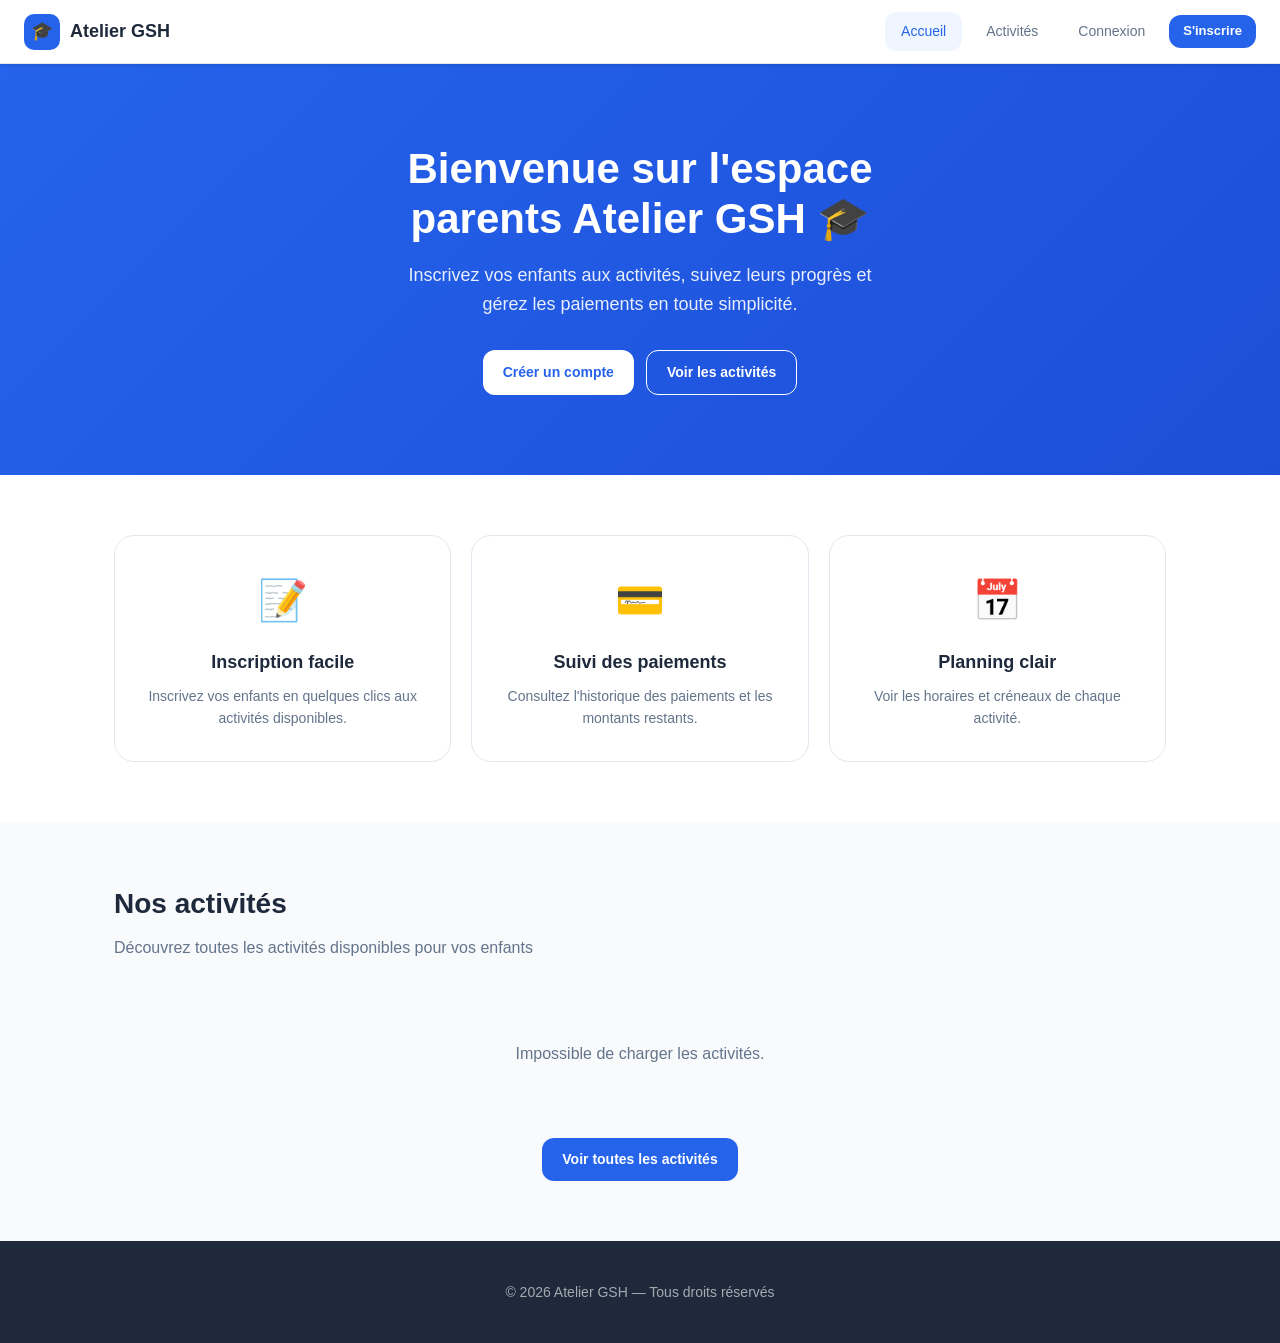
<file: index.html>
<!DOCTYPE html>
<html lang="fr">
<head>
  <meta charset="UTF-8">
  <meta name="viewport" content="width=device-width, initial-scale=1.0">
  <title>Atelier GSH — Espace Parents</title>
  <link rel="stylesheet" href="css/style.css">
  <style>
    .features { padding: 60px 0; background: white; }
    .feature-card {
      text-align: center;
      padding: 32px 24px;
      border-radius: 20px;
      border: 1px solid var(--border);
    }
    .feature-icon {
      font-size: 40px;
      margin-bottom: 16px;
    }
    .feature-title {
      font-size: 18px;
      font-weight: 600;
      margin-bottom: 8px;
    }
    .feature-desc {
      color: var(--text-secondary);
      font-size: 14px;
    }
    .activities-preview { padding: 60px 0; }
    .loading-activities {
      text-align: center;
      padding: 40px;
      color: var(--text-secondary);
    }
  </style>
</head>
<body>

  <!-- Navbar -->
  <nav class="navbar">
    <a href="index.html" class="navbar-brand">
      <div class="navbar-logo">🎓</div>
      <span class="navbar-title">Atelier GSH</span>
    </a>
    <div class="navbar-nav">
      <a href="index.html" class="nav-link active">Accueil</a>
      <a href="activities.html" class="nav-link">Activités</a>
      <a href="login.html" class="nav-link">Connexion</a>
      <a href="register.html" class="btn btn-primary btn-sm">S'inscrire</a>
    </div>
  </nav>

  <!-- Hero -->
  <section class="hero">
    <h1>Bienvenue sur l'espace<br>parents Atelier GSH 🎓</h1>
    <p>Inscrivez vos enfants aux activités, suivez leurs progrès et gérez les paiements en toute simplicité.</p>
    <div class="hero-btns">
      <a href="register.html" class="btn btn-white">Créer un compte</a>
      <a href="activities.html" class="btn btn-outline" style="color:white;border-color:white">Voir les activités</a>
    </div>
  </section>

  <!-- Features -->
  <section class="features">
    <div class="container">
      <div class="grid grid-3">
        <div class="feature-card">
          <div class="feature-icon">📝</div>
          <div class="feature-title">Inscription facile</div>
          <div class="feature-desc">Inscrivez vos enfants en quelques clics aux activités disponibles.</div>
        </div>
        <div class="feature-card">
          <div class="feature-icon">💳</div>
          <div class="feature-title">Suivi des paiements</div>
          <div class="feature-desc">Consultez l'historique des paiements et les montants restants.</div>
        </div>
        <div class="feature-card">
          <div class="feature-icon">📅</div>
          <div class="feature-title">Planning clair</div>
          <div class="feature-desc">Voir les horaires et créneaux de chaque activité.</div>
        </div>
      </div>
    </div>
  </section>

  <!-- Activités preview -->
  <section class="activities-preview" style="background: var(--background);">
    <div class="container">
      <h2 class="section-title">Nos activités</h2>
      <p class="section-subtitle">Découvrez toutes les activités disponibles pour vos enfants</p>
      <div id="activities-container" class="loading-activities">
        <div>⏳ Chargement des activités...</div>
      </div>
      <div style="text-align:center;margin-top:32px">
        <a href="activities.html" class="btn btn-primary">Voir toutes les activités</a>
      </div>
    </div>
  </section>

  <!-- Footer -->
  <footer class="footer">
    <p>© 2026 Atelier GSH — Tous droits réservés</p>
  </footer>

  <script src="js/api.js"></script>
  <script>
    // Load preview activities
    async function loadActivities() {
      const result = await apiCall('/public/activities', 'GET', null, false);
      const container = document.getElementById('activities-container');

      if (!result.ok) {
        container.innerHTML = '<p>Impossible de charger les activités.</p>';
        return;
      }

      const activities = result.data.slice(0, 6);
      if (activities.length === 0) {
        container.innerHTML = '<p>Aucune activité disponible.</p>';
        return;
      }

      container.innerHTML = `
        <div class="grid grid-3">
          ${activities.map(a => `
            <div class="activity-card">
              <div class="activity-header">
                <div class="activity-icon" style="background:${typeColor(a.type)}22">
                  <span>${typeEmoji(a.type)}</span>
                </div>
                <div>
                  <div class="activity-title">${a.title}</div>
                  <div style="font-size:12px;color:var(--text-secondary)">${a.teacher?.name || 'N/A'}</div>
                </div>
              </div>
              <div class="activity-body">
                <div class="activity-meta">
                  <span class="badge badge-primary">${a.level}</span>
                  <span class="badge" style="background:${typeColor(a.type)}22;color:${typeColor(a.type)}">${a.type}</span>
                </div>
                <div class="activity-price">${formatAmount(a.price_monthly)}/mois</div>
              </div>
              <div class="activity-footer">
                <span style="font-size:13px;color:var(--text-secondary)">👥 ${a.available_spots}/${a.capacity} places</span>
                <a href="register.html" class="btn btn-primary btn-sm">S'inscrire</a>
              </div>
            </div>
          `).join('')}
        </div>
      `;
    }

    loadActivities();
  </script>
</body>
</html>
</file>
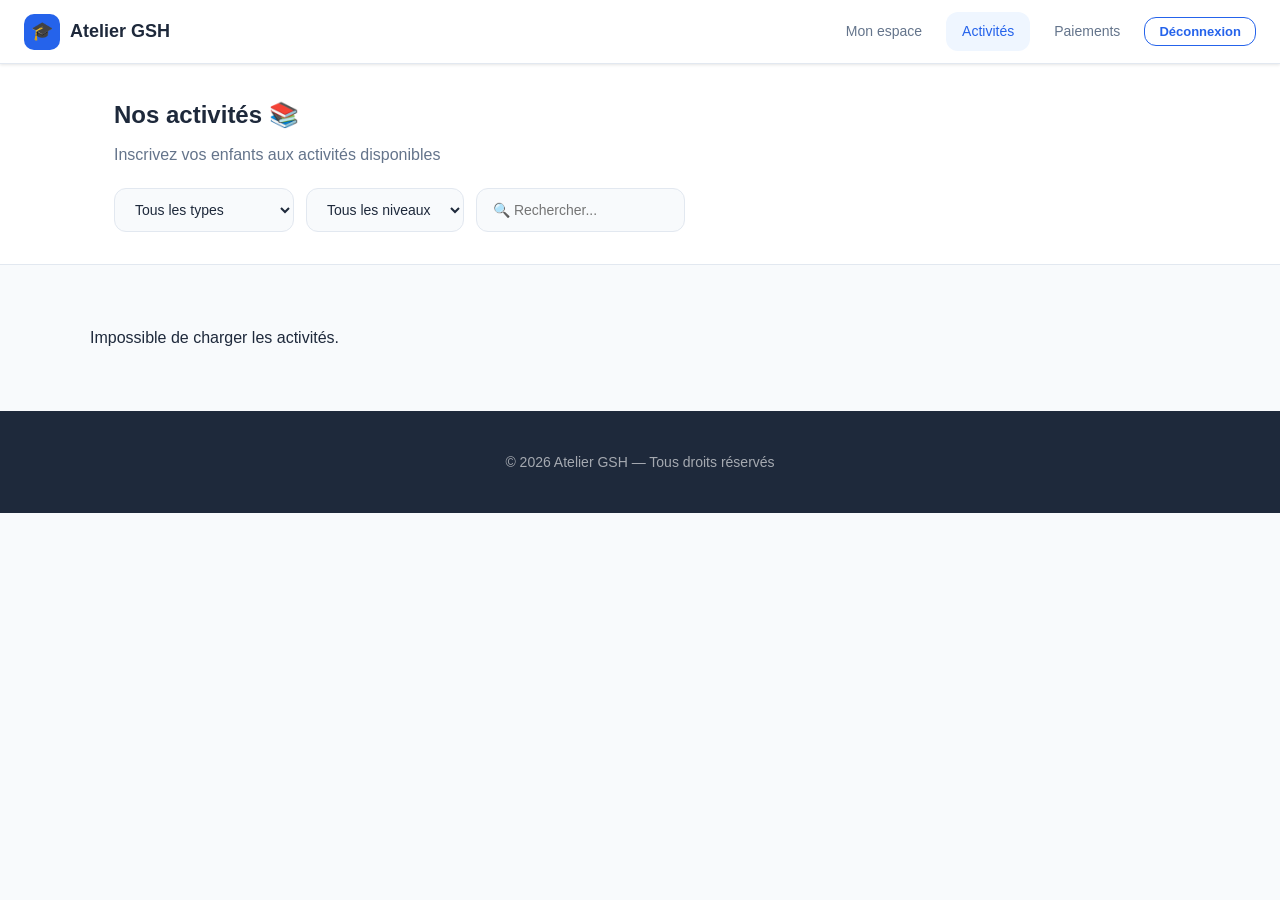
<file: activities.html>
<!DOCTYPE html>
<html lang="fr">
<head>
  <meta charset="UTF-8">
  <meta name="viewport" content="width=device-width, initial-scale=1.0">
  <title>Activités — Atelier GSH</title>
  <link rel="stylesheet" href="css/style.css">
</head>
<body>

  <!-- Navbar -->
  <nav class="navbar">
    <a href="index.html" class="navbar-brand">
      <div class="navbar-logo">🎓</div>
      <span class="navbar-title">Atelier GSH</span>
    </a>
    <div class="navbar-nav">
      <a href="dashboard.html" class="nav-link">Mon espace</a>
      <a href="activities.html" class="nav-link active">Activités</a>
      <a href="payments.html" class="nav-link">Paiements</a>
      <button class="btn btn-outline btn-sm" onclick="logout()">Déconnexion</button>
    </div>
  </nav>

  <!-- Header -->
  <div style="background:white;border-bottom:1px solid var(--border);padding:32px 24px">
    <div class="container">
      <h1 style="font-size:24px;font-weight:700;margin-bottom:8px">Nos activités 📚</h1>
      <p style="color:var(--text-secondary)">Inscrivez vos enfants aux activités disponibles</p>

      <!-- Filters -->
      <div style="display:flex;gap:12px;margin-top:20px;flex-wrap:wrap">
        <select id="filter-type" class="form-control" style="width:auto;min-width:180px" onchange="filterActivities()">
          <option value="">Tous les types</option>
          <option value="cours de soutien">Cours de soutien</option>
          <option value="atelier ludique">Atelier ludique</option>
          <option value="activité sportive">Activité sportive</option>
          <option value="cours de langue">Cours de langue</option>
          <option value="cours de musique">Cours de musique</option>
        </select>
        <select id="filter-level" class="form-control" style="width:auto;min-width:150px" onchange="filterActivities()">
          <option value="">Tous les niveaux</option>
          <option value="CP">CP</option>
          <option value="CE1">CE1</option>
          <option value="CE2">CE2</option>
          <option value="CM1">CM1</option>
          <option value="CM2">CM2</option>
          <option value="6eme">6ème</option>
          <option value="5eme">5ème</option>
          <option value="4eme">4ème</option>
          <option value="3eme">3ème</option>
        </select>
        <input type="text" id="filter-search" class="form-control"
          style="width:auto;min-width:200px"
          placeholder="🔍 Rechercher..."
          oninput="filterActivities()">
      </div>
    </div>
  </div>

  <!-- Activities -->
  <div class="container section">
    <div id="activities-container">
      <div class="loading">⏳ Chargement des activités...</div>
    </div>
  </div>

  <!-- Modal inscription -->
  <div class="modal-overlay" id="registerModal">
    <div class="modal">
      <div class="modal-header">
        <h2 class="modal-title">Inscrire mon enfant</h2>
        <button class="modal-close" onclick="closeModal()">✕</button>
      </div>

      <div id="modal-alert" class="alert alert-error" style="display:none"></div>

      <input type="hidden" id="selected-activity-id">

      <div style="background:var(--background);border-radius:12px;padding:16px;margin-bottom:20px">
        <div style="font-weight:600;margin-bottom:4px" id="modal-activity-name"></div>
        <div style="font-size:13px;color:var(--text-secondary)" id="modal-activity-price"></div>
      </div>

      <div class="form-group">
        <label class="form-label">Prénom de l'enfant</label>
        <input type="text" id="child-firstname" class="form-control" placeholder="Prénom">
      </div>

      <div class="form-group">
        <label class="form-label">Nom de l'enfant</label>
        <input type="text" id="child-lastname" class="form-control" placeholder="Nom">
      </div>

      <div class="form-group">
        <label class="form-label">Niveau scolaire</label>
        <select id="child-level" class="form-control">
          <option value="CP">CP</option>
          <option value="CE1">CE1</option>
          <option value="CE2">CE2</option>
          <option value="CM1">CM1</option>
          <option value="CM2">CM2</option>
          <option value="6eme">6ème</option>
          <option value="5eme">5ème</option>
          <option value="4eme">4ème</option>
          <option value="3eme">3ème</option>
          <option value="2nde">2nde</option>
          <option value="1ere">1ère</option>
          <option value="Terminale">Terminale</option>
        </select>
      </div>

      <div class="form-group">
        <label class="form-label">Type d'engagement</label>
        <select id="engagement-type" class="form-control">
          <option value="mensuel">Mensuel</option>
          <option value="a_la_seance">À la séance</option>
          <option value="forfait_3m">Forfait 3 mois</option>
          <option value="forfait_6m">Forfait 6 mois</option>
          <option value="forfait_10m">Forfait 10 mois</option>
        </select>
      </div>

      <button class="btn btn-primary btn-block" id="registerBtn" onclick="registerChild()">
        Confirmer l'inscription
      </button>
    </div>
  </div>

  <!-- Footer -->
  <footer class="footer">
    <p>© 2026 Atelier GSH — Tous droits réservés</p>
  </footer>

  <script src="js/api.js"></script>
  <script>
    let allActivities = [];

    async function loadActivities() {
      const result = await apiCall('/public/activities', 'GET', null, false);
      const container = document.getElementById('activities-container');

      if (!result.ok) {
        container.innerHTML = '<p>Impossible de charger les activités.</p>';
        return;
      }

      allActivities = result.data;
      renderActivities(allActivities);
    }

    function filterActivities() {
      const type = document.getElementById('filter-type').value.toLowerCase();
      const level = document.getElementById('filter-level').value.toLowerCase();
      const search = document.getElementById('filter-search').value.toLowerCase();

      const filtered = allActivities.filter(a => {
        const matchType = !type || a.type?.toLowerCase() === type;
        const matchLevel = !level || a.level?.toLowerCase().includes(level);
        const matchSearch = !search ||
          a.title?.toLowerCase().includes(search) ||
          a.type?.toLowerCase().includes(search);
        return matchType && matchLevel && matchSearch;
      });

      renderActivities(filtered);
    }

    function renderActivities(activities) {
      const container = document.getElementById('activities-container');

      if (activities.length === 0) {
        container.innerHTML = `
          <div class="empty-state">
            <div class="empty-state-icon">🔍</div>
            <h3>Aucune activité trouvée</h3>
            <p>Essayez d'autres filtres</p>
          </div>`;
        return;
      }

      container.innerHTML = `
        <div class="grid grid-3">
          ${activities.map(a => `
            <div class="activity-card">
              <div class="activity-header">
                <div class="activity-icon" style="background:${typeColor(a.type)}22">
                  <span>${typeEmoji(a.type)}</span>
                </div>
                <div>
                  <div class="activity-title">${a.title}</div>
                  <div style="font-size:12px;color:var(--text-secondary)">
                    👤 ${a.teacher?.name || 'N/A'}
                  </div>
                </div>
              </div>
              <div class="activity-body">
                <div class="activity-meta">
                  <span class="badge badge-primary">${a.level}</span>
                  <span class="badge" style="background:${typeColor(a.type)}22;color:${typeColor(a.type)}">
                    ${a.type}
                  </span>
                </div>
                ${a.schedules?.length > 0 ? `
                  <div style="margin-bottom:12px">
                    ${a.schedules.map(s => `
                      <div style="font-size:12px;color:var(--text-secondary);margin-bottom:4px">
                        📅 ${s.day?.charAt(0).toUpperCase() + s.day?.slice(1) || s.day_of_week}
                        — ${s.start_time?.substring(0,5)} à ${s.end_time?.substring(0,5)}
                      </div>
                    `).join('')}
                  </div>
                ` : ''}
                <div class="activity-price">${formatAmount(a.price_monthly)}/mois</div>
                <div style="font-size:12px;color:var(--text-secondary)">
                  💰 ${formatAmount(a.price_per_session)}/séance
                </div>
              </div>
              <div class="activity-footer">
                <span style="font-size:13px;color:${a.available_spots > 0 ? 'var(--success)' : 'var(--error)'}">
                  👥 ${a.available_spots}/${a.capacity} places
                </span>
                ${a.available_spots > 0 ? `
                  <button class="btn btn-primary btn-sm" onclick="openModal(${a.id}, '${a.title}', ${a.price_monthly})">
                    S'inscrire
                  </button>
                ` : `
                  <span class="badge" style="background:#FEE2E2;color:#B91C1C">Complet</span>
                `}
              </div>
            </div>
          `).join('')}
        </div>`;
    }

    function openModal(activityId, activityName, price) {
      if (!isLoggedIn()) {
        window.location.href = 'login.html';
        return;
      }
      document.getElementById('selected-activity-id').value = activityId;
      document.getElementById('modal-activity-name').textContent = activityName;
      document.getElementById('modal-activity-price').textContent =
        `Prix mensuel : ${formatAmount(price)}`;
      document.getElementById('registerModal').classList.add('active');
    }

    function closeModal() {
      document.getElementById('registerModal').classList.remove('active');
      document.getElementById('modal-alert').style.display = 'none';
    }

    async function registerChild() {
      const activityId = document.getElementById('selected-activity-id').value;
      const firstName = document.getElementById('child-firstname').value.trim();
      const lastName = document.getElementById('child-lastname').value.trim();
      const level = document.getElementById('child-level').value;
      const engagementType = document.getElementById('engagement-type').value;
      const btn = document.getElementById('registerBtn');

      if (!firstName || !lastName) {
        showAlert('Veuillez remplir le prénom et le nom', 'error', 'modal-alert');
        return;
      }

      btn.innerHTML = '<span class="spinner"></span> Inscription...';
      btn.disabled = true;

      const result = await apiCall('/parent/register-child', 'POST', {
        first_name: firstName,
        last_name: lastName,
        level,
        activity_id: parseInt(activityId),
        engagement_type: engagementType,
      });

      if (result.ok) {
        closeModal();
        showAlert('Inscription réussie ! 🎉', 'success', 'alert');
        setTimeout(() => window.location.href = 'dashboard.html', 2000);
      } else {
        showAlert(
          result.data.message || 'Erreur lors de l\'inscription',
          'error',
          'modal-alert'
        );
        btn.innerHTML = 'Confirmer l\'inscription';
        btn.disabled = false;
      }
    }

    // Close modal on overlay click
    document.getElementById('registerModal').addEventListener('click', (e) => {
      if (e.target === document.getElementById('registerModal')) closeModal();
    });

    loadActivities();
  </script>
</body>
</html>
</file>
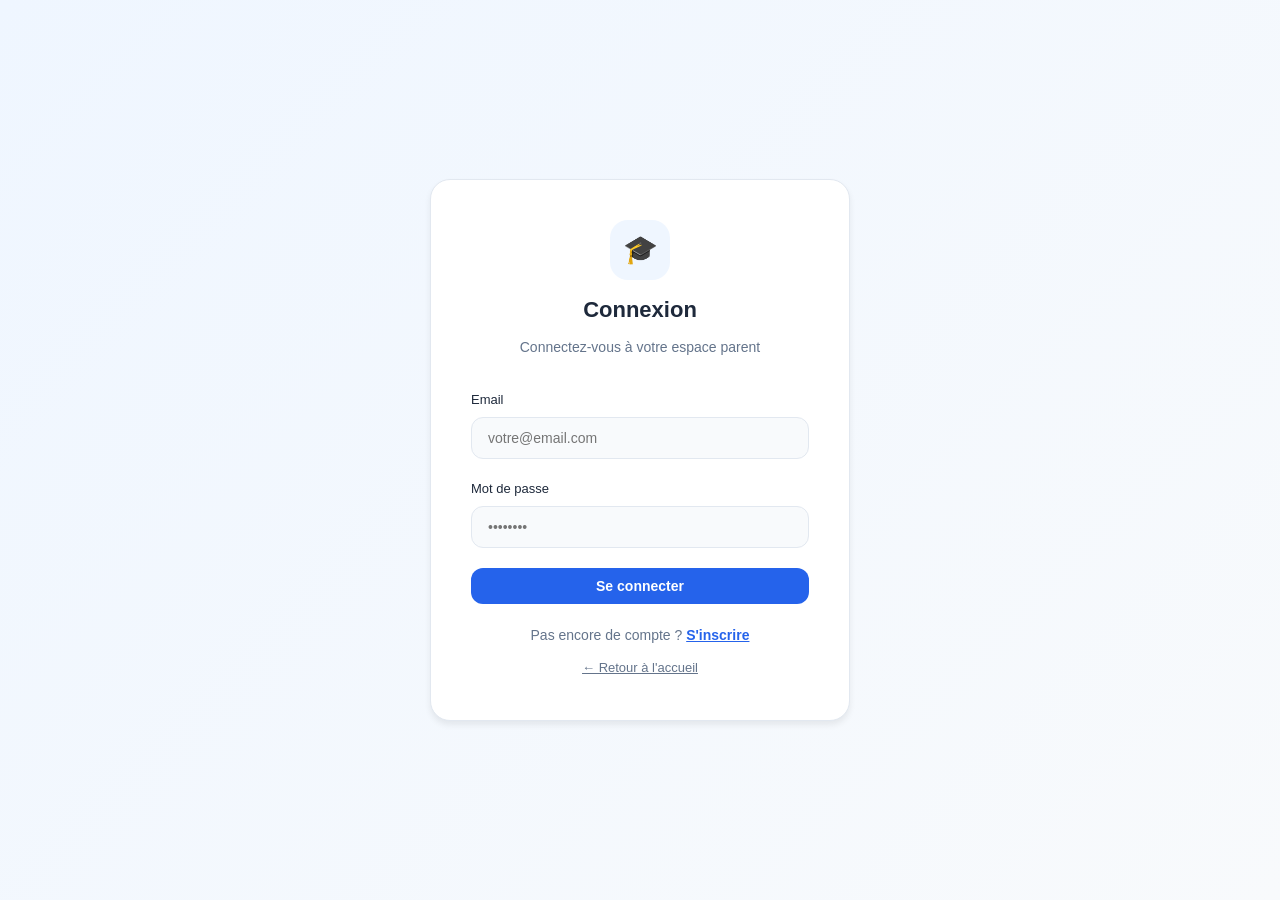
<file: dashboard.html>
<!DOCTYPE html>
<html lang="fr">
<head>
  <meta charset="UTF-8">
  <meta name="viewport" content="width=device-width, initial-scale=1.0">
  <title>Mon Espace — Atelier GSH</title>
  <link rel="stylesheet" href="css/style.css">
</head>
<body>

  <nav class="navbar">
    <a href="index.html" class="navbar-brand">
      <div class="navbar-logo">🎓</div>
      <span class="navbar-title">Atelier GSH</span>
    </a>
    <div class="navbar-nav">
      <a href="dashboard.html" class="nav-link active">Mon espace</a>
      <a href="activities.html" class="nav-link">Activités</a>
      <a href="payments.html" class="nav-link">Paiements</a>
      <button class="btn btn-outline btn-sm" onclick="logout()">Déconnexion</button>
    </div>
  </nav>

  <div class="dashboard-header">
    <div class="container">
      <h1 style="font-size:22px;font-weight:700" id="welcome">Bonjour 👋</h1>
      <p style="color:var(--text-secondary);font-size:14px">Gérez les inscriptions de vos enfants</p>
    </div>
  </div>

  <div class="container section">

    <div class="stats-grid" id="stats">
      <div class="stat-card">
        <div class="stat-icon" style="background:#EFF6FF">👨‍👧</div>
        <div class="stat-value" id="stat-children">-</div>
        <div class="stat-label">Enfants inscrits</div>
      </div>
      <div class="stat-card">
        <div class="stat-icon" style="background:#D1FAE5">📚</div>
        <div class="stat-value" id="stat-registrations">-</div>
        <div class="stat-label">Inscriptions actives</div>
      </div>
      <div class="stat-card">
        <div class="stat-icon" style="background:#FEF3C7">💳</div>
        <div class="stat-value" id="stat-payments">-</div>
        <div class="stat-label">Paiements effectués</div>
      </div>
    </div>

    <div class="table-container" style="margin-bottom:32px">
      <div class="table-header">
        <h2 style="font-size:16px;font-weight:600">Mes inscriptions</h2>
        <a href="activities.html" class="btn btn-primary btn-sm">+ Nouvelle inscription</a>
      </div>
      <div id="registrations-container">
        <div class="loading">⏳ Chargement...</div>
      </div>
    </div>

    <div class="table-container">
      <div class="table-header">
        <h2 style="font-size:16px;font-weight:600">Derniers paiements</h2>
        <a href="payments.html" class="btn btn-outline btn-sm">Voir tout</a>
      </div>
      <div id="payments-container">
        <div class="loading">⏳ Chargement...</div>
      </div>
    </div>

  </div>

  <footer class="footer">
    <p>© 2026 Atelier GSH — Tous droits réservés</p>
  </footer>

  <script src="js/api.js"></script>
  <script>
    requireAuth();

    const user = getUser();
    document.getElementById('welcome').textContent = `Bonjour, ${user.name} 👋`;

    async function loadDashboard() {
      const regResult = await apiCall('/parent/registrations');
      const regContainer = document.getElementById('registrations-container');

      if (regResult.ok) {
        const regs = regResult.data;
        document.getElementById('stat-registrations').textContent = regs.filter(r => r.status === 'active').length;
        const children = [...new Set(regs.map(r => r.student?.id))];
        document.getElementById('stat-children').textContent = children.length;

        if (regs.length === 0) {
          regContainer.innerHTML = `
            <div class="empty-state">
              <div class="empty-state-icon">📝</div>
              <h3>Aucune inscription</h3>
              <p>Inscrivez vos enfants aux activités disponibles</p>
              <a href="activities.html" class="btn btn-primary" style="margin-top:16px">Voir les activités</a>
            </div>`;
        } else {
          regContainer.innerHTML = `
            <table class="table">
              <thead>
                <tr>
                  <th>Enfant</th>
                  <th>Activité</th>
                  <th>Niveau</th>
                  <th>Début</th>
                  <th>Statut</th>
                  <th>Action</th>
                </tr>
              </thead>
              <tbody>
                ${regs.map(r => `
                  <tr>
                    <td><strong>${r.student?.first_name} ${r.student?.last_name}</strong></td>
                    <td>${r.activity?.title || 'N/A'}</td>
                    <td><span class="badge badge-primary">${r.student?.level || ''}</span></td>
                    <td>${formatDate(r.start_date)}</td>
                    <td>${statusBadge(r.status)}</td>
                    <td>
                      <a href="payments.html?registration_id=${r.id}&amount=${r.activity?.price || 500}&child=${encodeURIComponent(r.student?.first_name + ' ' + r.student?.last_name)}&activity=${encodeURIComponent(r.activity?.title || '')}"
                         class="btn btn-primary btn-sm">
                        💳 Payer
                      </a>
                    </td>
                  </tr>
                `).join('')}
              </tbody>
            </table>`;
        }
      }

      const payResult = await apiCall('/parent/payments');
      const payContainer = document.getElementById('payments-container');

      if (payResult.ok) {
        const payments = payResult.data;
        document.getElementById('stat-payments').textContent = payments.length;

        if (payments.length === 0) {
          payContainer.innerHTML = `
            <div class="empty-state">
              <div class="empty-state-icon">💳</div>
              <h3>Aucun paiement</h3>
              <p>Vos paiements apparaîtront ici</p>
            </div>`;
        } else {
          payContainer.innerHTML = `
            <table class="table">
              <thead>
                <tr>
                  <th>Enfant</th>
                  <th>Activité</th>
                  <th>Date</th>
                  <th>Montant</th>
                  <th>Statut</th>
                </tr>
              </thead>
              <tbody>
                ${payments.slice(0, 5).map(p => `
                  <tr>
                    <td><strong>${p.registration?.student?.first_name || ''} ${p.registration?.student?.last_name || ''}</strong></td>
                    <td>${p.registration?.activity?.title || 'N/A'}</td>
                    <td>${formatDate(p.payment_date)}</td>
                    <td style="color:var(--success);font-weight:600">${formatAmount(p.amount)}</td>
                    <td>${statusBadge(p.status)}</td>
                  </tr>
                `).join('')}
              </tbody>
            </table>`;
        }
      }
    }

    loadDashboard();
  </script>
</body>
</html>
</file>
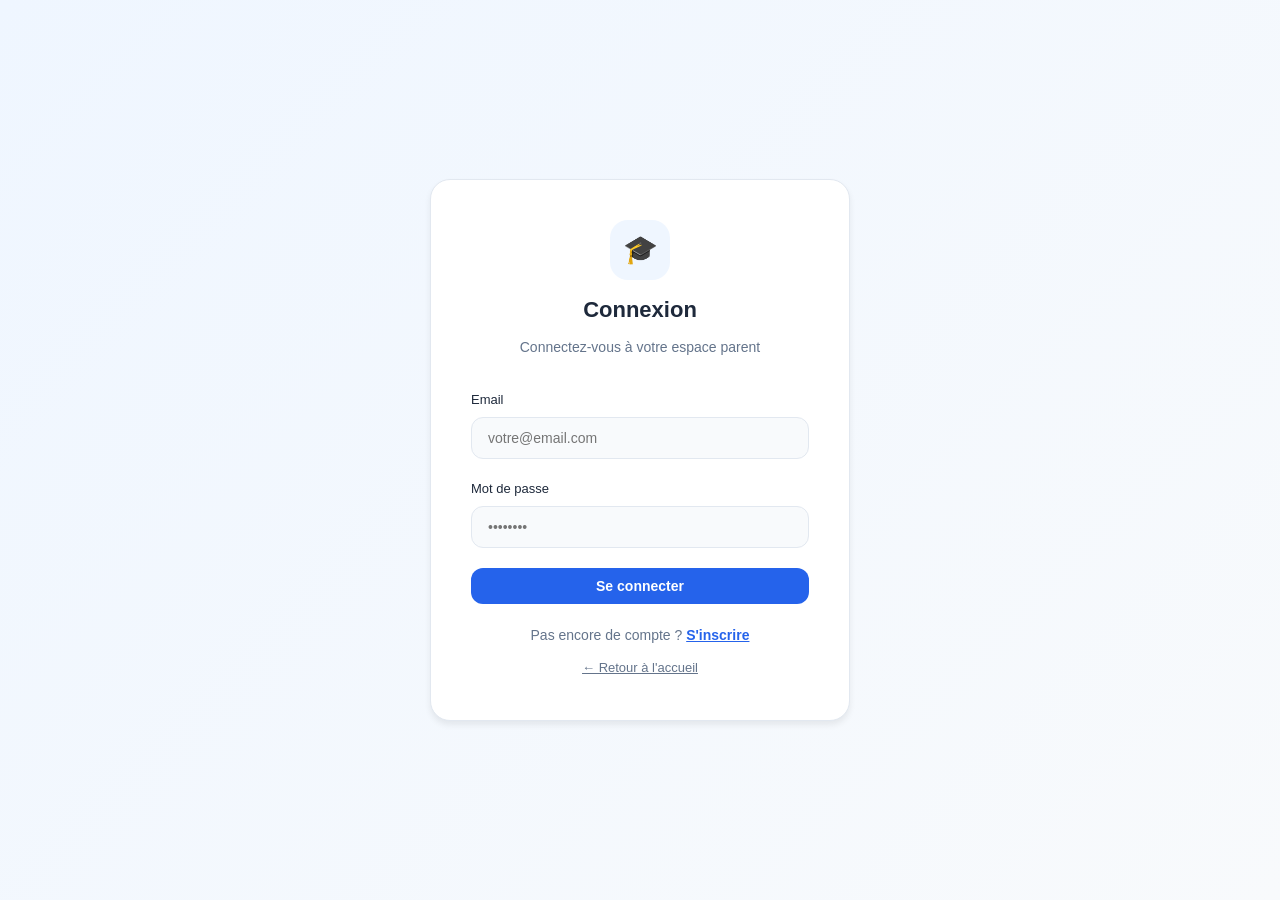
<file: login.html>
<!DOCTYPE html>
<html lang="fr">
<head>
  <meta charset="UTF-8">
  <meta name="viewport" content="width=device-width, initial-scale=1.0">
  <title>Connexion — Atelier GSH</title>
  <link rel="stylesheet" href="css/style.css">
</head>
<body>

  <div class="auth-container">
    <div class="auth-card">
      <div class="auth-logo">
        <div class="auth-logo-icon">🎓</div>
        <h1 class="auth-title">Connexion</h1>
        <p class="auth-subtitle">Connectez-vous à votre espace parent</p>
      </div>

      <div id="alert" class="alert alert-error" style="display:none"></div>

      <div class="form-group">
        <label class="form-label">Email</label>
        <input type="email" id="email" class="form-control"
          placeholder="votre@email.com">
      </div>

      <div class="form-group">
        <label class="form-label">Mot de passe</label>
        <input type="password" id="password" class="form-control"
          placeholder="••••••••">
      </div>

      <button class="btn btn-primary btn-block" id="loginBtn" onclick="login()">
        Se connecter
      </button>

      <p style="text-align:center;margin-top:20px;font-size:14px;color:var(--text-secondary)">
        Pas encore de compte ?
        <a href="register.html" style="color:var(--primary);font-weight:600">S'inscrire</a>
      </p>

      <p style="text-align:center;margin-top:8px">
        <a href="index.html" style="color:var(--text-secondary);font-size:13px">← Retour à l'accueil</a>
      </p>
    </div>
  </div>

  <script src="js/api.js"></script>
  <script>
    redirectIfLoggedIn();

    async function login() {
      const email = document.getElementById('email').value.trim();
      const password = document.getElementById('password').value;
      const btn = document.getElementById('loginBtn');

      if (!email || !password) {
        showAlert('Veuillez remplir tous les champs');
        return;
      }

      btn.innerHTML = '<span class="spinner"></span> Connexion...';
      btn.disabled = true;

      const result = await apiCall('/login', 'POST', { email, password }, false);

      if (result.ok && result.data.token) {
        setToken(result.data.token);
        setUser(result.data.user);

        // Vérifie que c'est un parent
        if (result.data.user.role !== 'parent') {
          removeToken();
          showAlert('Ce compte n\'est pas un compte parent');
          btn.innerHTML = 'Se connecter';
          btn.disabled = false;
          return;
        }

        window.location.href = 'dashboard.html';
      } else {
        showAlert(result.data.message || 'Email ou mot de passe incorrect');
        btn.innerHTML = 'Se connecter';
        btn.disabled = false;
      }
    }

    // Enter key
    document.addEventListener('keypress', (e) => {
      if (e.key === 'Enter') login();
    });
  </script>
</body>
</html>
</file>
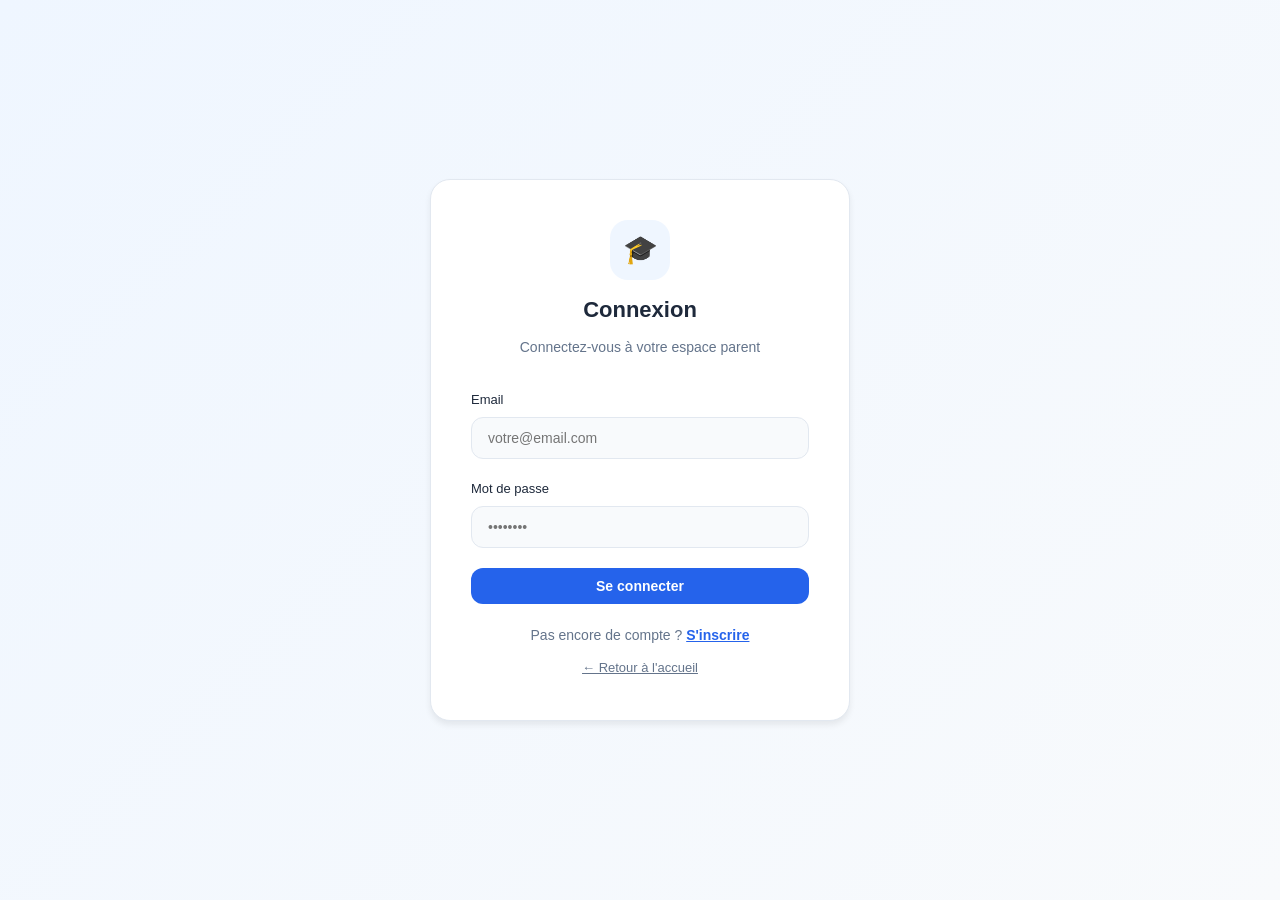
<file: payments.html>
<!DOCTYPE html>
<html lang="fr">
<head>
  <meta charset="UTF-8">
  <meta name="viewport" content="width=device-width, initial-scale=1.0">
  <meta http-equiv="Content-Security-Policy" content="script-src 'self' 'unsafe-inline' 'unsafe-eval' https://js.stripe.com https://m.stripe.network blob:; style-src 'self' 'unsafe-inline' https://m.stripe.network; frame-src https://js.stripe.com https://hooks.stripe.com; connect-src 'self' https://api.stripe.com https://m.stripe.network https://gsh-backend-production.up.railway.app; img-src 'self' data: https://*.stripe.com;">
  <title>Mes Paiements — Atelier GSH</title>
  <link rel="stylesheet" href="css/style.css">
  <script src="https://js.stripe.com/v3/"></script>
</head>
<body>

  <nav class="navbar">
    <a href="index.html" class="navbar-brand">
      <div class="navbar-logo">🎓</div>
      <span class="navbar-title">Atelier GSH</span>
    </a>
    <div class="navbar-nav">
      <a href="dashboard.html" class="nav-link">Mon espace</a>
      <a href="activities.html" class="nav-link">Activités</a>
      <a href="payments.html" class="nav-link active">Paiements</a>
      <button class="btn btn-outline btn-sm" onclick="logout()">Déconnexion</button>
    </div>
  </nav>

  <div style="background:white;border-bottom:1px solid var(--border);padding:32px 24px">
    <div class="container">
      <h1 style="font-size:24px;font-weight:700;margin-bottom:8px">Mes paiements 💳</h1>
      <p style="color:var(--text-secondary)">Historique de tous vos paiements</p>
    </div>
  </div>

  <div class="container section">

    <div class="stats-grid" style="margin-bottom:32px">
      <div class="stat-card">
        <div class="stat-icon" style="background:#D1FAE5">✅</div>
        <div class="stat-value" id="stat-paid" style="color:var(--success)">-</div>
        <div class="stat-label">Total payé</div>
      </div>
      <div class="stat-card">
        <div class="stat-icon" style="background:#FEF3C7">⏳</div>
        <div class="stat-value" id="stat-pending" style="color:var(--warning)">-</div>
        <div class="stat-label">En attente</div>
      </div>
      <div class="stat-card">
        <div class="stat-icon" style="background:#EFF6FF">📊</div>
        <div class="stat-value" id="stat-total" style="color:var(--primary)">-</div>
        <div class="stat-label">Total paiements</div>
      </div>
    </div>

    <div class="table-container">
      <div class="table-header">
        <h2 style="font-size:16px;font-weight:600">Historique des paiements</h2>
        <select id="filter-status" class="form-control" style="width:auto" onchange="filterPayments()">
          <option value="">Tous les statuts</option>
          <option value="paid">Payés</option>
          <option value="pending">En attente</option>
          <option value="partial">Partiel</option>
        </select>
      </div>
      <div id="payments-container">
        <div class="loading">⏳ Chargement...</div>
      </div>
    </div>

  </div>

  <!-- Modal Paiement Stripe -->
  <div id="payment-modal" style="display:none;position:fixed;inset:0;background:rgba(0,0,0,0.5);z-index:1000;align-items:center;justify-content:center">
    <div style="background:white;border-radius:16px;padding:32px;width:100%;max-width:480px;margin:16px">
      <h2 style="font-size:18px;font-weight:700;margin-bottom:4px">💳 Paiement en ligne</h2>
      <p id="modal-desc" style="color:var(--text-secondary);font-size:14px;margin-bottom:24px"></p>

      <div style="margin-bottom:16px">
        <label style="font-size:13px;font-weight:600;display:block;margin-bottom:8px">Montant (MAD)</label>
        <input type="number" id="payment-amount" class="form-control" value="500" min="1">
      </div>

      <div style="margin-bottom:24px">
        <label style="font-size:13px;font-weight:600;display:block;margin-bottom:8px">Carte bancaire</label>
        <div id="card-element" style="border:1px solid var(--border);border-radius:8px;padding:12px"></div>
        <div id="card-errors" style="color:red;font-size:13px;margin-top:8px"></div>
      </div>

      <div style="display:flex;gap:12px">
        <button class="btn btn-outline" onclick="closeModal()" style="flex:1">Annuler</button>
        <button class="btn btn-primary" onclick="submitPayment()" style="flex:1" id="pay-btn">Payer</button>
      </div>
    </div>
  </div>

  <footer class="footer">
    <p>© 2026 Atelier GSH — Tous droits réservés</p>
  </footer>

  <script src="js/api.js"></script>
  <script>
    requireAuth();

    const STRIPE_KEY = 'pk_test_51Tmduy0N9rtmuJM2ZtW2RWxkbovM3gDYAJPnlb7hKw9APH8ApQFVpTpmJPBzRke0R2AIy4SCxaBNS9kX2MemBDZl00UhRu2HkB';
    const stripe = Stripe(STRIPE_KEY);
    const elements = stripe.elements();
    const cardElement = elements.create('card', {
      style: { base: { fontSize: '16px', color: '#1e293b' } }
    });

    let currentRegistrationId = null;
    let allPayments = [];

    async function loadPayments() {
      const result = await apiCall('/parent/payments');
      const container = document.getElementById('payments-container');

      if (!result.ok) {
        container.innerHTML = '<p style="padding:24px">Erreur de chargement.</p>';
        return;
      }

      allPayments = result.data;

      const totalPaid = allPayments.filter(p => p.status === 'paid').reduce((sum, p) => sum + parseFloat(p.amount), 0);
      const totalPending = allPayments.filter(p => p.status === 'pending').reduce((sum, p) => sum + parseFloat(p.amount), 0);

      document.getElementById('stat-paid').textContent = formatAmount(totalPaid);
      document.getElementById('stat-pending').textContent = formatAmount(totalPending);
      document.getElementById('stat-total').textContent = allPayments.length;

      renderPayments(allPayments);

      // Ouvre modal automatiquement si params dans URL
      const params = new URLSearchParams(window.location.search);
      if (params.get('registration_id')) {
        openModal(
          params.get('registration_id'),
          params.get('amount') || 500,
          params.get('child') || '',
          params.get('activity') || ''
        );
      }
    }

    function openModal(registrationId, amount, child, activity) {
      currentRegistrationId = registrationId;
      document.getElementById('payment-amount').value = amount;
      document.getElementById('modal-desc').textContent = `${child} — ${activity}`;
      const modal = document.getElementById('payment-modal');
      modal.style.display = 'flex';
      cardElement.mount('#card-element');
    }

    function closeModal() {
      document.getElementById('payment-modal').style.display = 'none';
      cardElement.unmount();
    }

    async function submitPayment() {
      const btn = document.getElementById('pay-btn');
      const amount = parseFloat(document.getElementById('payment-amount').value);
      btn.textContent = 'Traitement...';
      btn.disabled = true;

      const intentResult = await apiCall('/parent/create-payment-intent', 'POST', {
        registration_id: currentRegistrationId,
        amount: amount,
      });

      if (!intentResult.ok) {
        document.getElementById('card-errors').textContent = 'Erreur serveur.';
        btn.textContent = 'Payer';
        btn.disabled = false;
        return;
      }

      const { paymentIntent, error } = await stripe.confirmCardPayment(
        intentResult.data.client_secret,
        { payment_method: { card: cardElement } }
      );

      if (error) {
        document.getElementById('card-errors').textContent = error.message;
        btn.textContent = 'Payer';
        btn.disabled = false;
        return;
      }

      await apiCall('/parent/confirm-payment', 'POST', {
        registration_id: currentRegistrationId,
        amount: amount,
        payment_intent: paymentIntent.id,
      });

      closeModal();
      alert('✅ Paiement effectué avec succès !');
      window.location.href = 'payments.html';
    }

    function filterPayments() {
      const status = document.getElementById('filter-status').value;
      const filtered = status ? allPayments.filter(p => p.status === status) : allPayments;
      renderPayments(filtered);
    }

    function renderPayments(payments) {
      const container = document.getElementById('payments-container');

      if (payments.length === 0) {
        container.innerHTML = `
          <div class="empty-state">
            <div class="empty-state-icon">💳</div>
            <h3>Aucun paiement trouvé</h3>
            <p>Vos paiements apparaîtront ici</p>
          </div>`;
        return;
      }

      container.innerHTML = `
        <table class="table">
          <thead>
            <tr>
              <th>Enfant</th>
              <th>Activité</th>
              <th>Date</th>
              <th>Méthode</th>
              <th>Montant</th>
              <th>Statut</th>
            </tr>
          </thead>
          <tbody>
            ${payments.map(p => `
              <tr>
                <td><strong>${p.registration?.student?.first_name || ''} ${p.registration?.student?.last_name || ''}</strong></td>
                <td>${p.registration?.activity?.title || 'N/A'}</td>
                <td>${formatDate(p.payment_date)}</td>
                <td>${formatMethod(p.payment_method)}</td>
                <td style="color:var(--success);font-weight:700">${formatAmount(p.amount)}</td>
                <td>${statusBadge(p.status)}</td>
              </tr>
            `).join('')}
          </tbody>
        </table>`;
    }

    function formatMethod(method) {
      const methods = {
        'especes': '💵 Espèces',
        'virement': '🏦 Virement',
        'cheque': '📄 Chèque',
        'stripe': '💳 Carte',
        'carte': '💳 Carte'
      };
      return methods[method] || method;
    }

    loadPayments();
  </script>
</body>
</html>
</file>
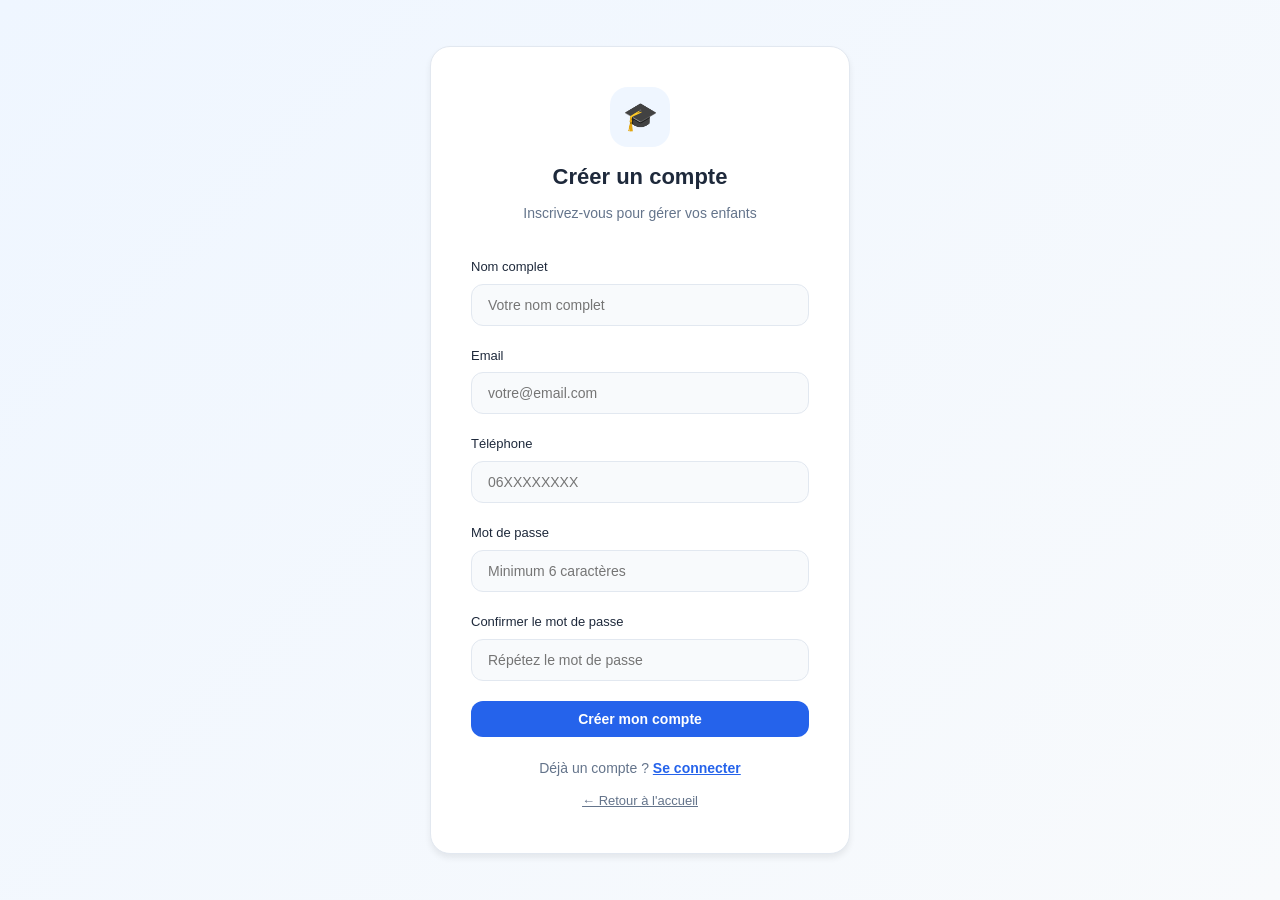
<file: register.html>
<!DOCTYPE html>
<html lang="fr">
<head>
  <meta charset="UTF-8">
  <meta name="viewport" content="width=device-width, initial-scale=1.0">
  <title>Inscription — Atelier GSH</title>
  <link rel="stylesheet" href="css/style.css">
</head>
<body>

  <div class="auth-container">
    <div class="auth-card">
      <div class="auth-logo">
        <div class="auth-logo-icon">🎓</div>
        <h1 class="auth-title">Créer un compte</h1>
        <p class="auth-subtitle">Inscrivez-vous pour gérer vos enfants</p>
      </div>

      <div id="alert" class="alert alert-error" style="display:none"></div>

      <div class="form-group">
        <label class="form-label">Nom complet</label>
        <input type="text" id="name" class="form-control"
          placeholder="Votre nom complet">
      </div>

      <div class="form-group">
        <label class="form-label">Email</label>
        <input type="email" id="email" class="form-control"
          placeholder="votre@email.com">
      </div>

      <div class="form-group">
        <label class="form-label">Téléphone</label>
        <input type="tel" id="phone" class="form-control"
          placeholder="06XXXXXXXX">
      </div>

      <div class="form-group">
        <label class="form-label">Mot de passe</label>
        <input type="password" id="password" class="form-control"
          placeholder="Minimum 6 caractères">
      </div>

      <div class="form-group">
        <label class="form-label">Confirmer le mot de passe</label>
        <input type="password" id="password_confirmation" class="form-control"
          placeholder="Répétez le mot de passe">
      </div>

      <button class="btn btn-primary btn-block" id="registerBtn" onclick="register()">
        Créer mon compte
      </button>

      <p style="text-align:center;margin-top:20px;font-size:14px;color:var(--text-secondary)">
        Déjà un compte ?
        <a href="login.html" style="color:var(--primary);font-weight:600">Se connecter</a>
      </p>

      <p style="text-align:center;margin-top:8px">
        <a href="index.html" style="color:var(--text-secondary);font-size:13px">← Retour à l'accueil</a>
      </p>
    </div>
  </div>

  <script src="js/api.js"></script>
  <script>
    redirectIfLoggedIn();

    async function register() {
      const name = document.getElementById('name').value.trim();
      const email = document.getElementById('email').value.trim();
      const phone = document.getElementById('phone').value.trim();
      const password = document.getElementById('password').value;
      const password_confirmation = document.getElementById('password_confirmation').value;
      const btn = document.getElementById('registerBtn');

      if (!name || !email || !password) {
        showAlert('Veuillez remplir tous les champs obligatoires');
        return;
      }

      if (password !== password_confirmation) {
        showAlert('Les mots de passe ne correspondent pas');
        return;
      }

      if (password.length < 6) {
        showAlert('Le mot de passe doit contenir au moins 6 caractères');
        return;
      }

      btn.innerHTML = '<span class="spinner"></span> Création...';
      btn.disabled = true;

      const result = await apiCall('/parent/register', 'POST', {
        name, email, phone, password, password_confirmation
      }, false);

      if (result.ok && result.data.token) {
        setToken(result.data.token);
        setUser(result.data.user);
        window.location.href = 'dashboard.html';
      } else {
        const errors = result.data.errors;
        if (errors) {
          const firstError = Object.values(errors)[0][0];
          showAlert(firstError);
        } else {
          showAlert(result.data.message || 'Erreur lors de l\'inscription');
        }
        btn.innerHTML = 'Créer mon compte';
        btn.disabled = false;
      }
    }
  </script>
</body>
</html>
</file>
<file: css/style.css>
* {
  margin: 0;
  padding: 0;
  box-sizing: border-box;
}

:root {
  --primary: #2563EB;
  --primary-light: #EFF6FF;
  --primary-dark: #1D4ED8;
  --success: #10B981;
  --warning: #F59E0B;
  --error: #EF4444;
  --background: #F8FAFC;
  --surface: #FFFFFF;
  --text-primary: #1E293B;
  --text-secondary: #64748B;
  --border: #E2E8F0;
  --shadow: 0 1px 3px rgba(0,0,0,0.1);
  --shadow-md: 0 4px 6px rgba(0,0,0,0.07);
  --radius: 12px;
  --radius-lg: 20px;
}

body {
  font-family: 'Inter', -apple-system, sans-serif;
  background: var(--background);
  color: var(--text-primary);
  line-height: 1.6;
}

/* Navbar */
.navbar {
  background: var(--surface);
  border-bottom: 1px solid var(--border);
  padding: 0 24px;
  height: 64px;
  display: flex;
  align-items: center;
  justify-content: space-between;
  position: sticky;
  top: 0;
  z-index: 100;
  box-shadow: var(--shadow);
}

.navbar-brand {
  display: flex;
  align-items: center;
  gap: 10px;
  text-decoration: none;
}

.navbar-logo {
  width: 36px;
  height: 36px;
  background: var(--primary);
  border-radius: 10px;
  display: flex;
  align-items: center;
  justify-content: center;
  color: white;
  font-size: 18px;
}

.navbar-title {
  font-size: 18px;
  font-weight: 700;
  color: var(--text-primary);
}

.navbar-nav {
  display: flex;
  align-items: center;
  gap: 8px;
}

.nav-link {
  padding: 8px 16px;
  border-radius: var(--radius);
  text-decoration: none;
  color: var(--text-secondary);
  font-size: 14px;
  font-weight: 500;
  transition: all 0.2s;
}

.nav-link:hover {
  background: var(--primary-light);
  color: var(--primary);
}

.nav-link.active {
  background: var(--primary-light);
  color: var(--primary);
}

.btn {
  padding: 10px 20px;
  border-radius: var(--radius);
  border: none;
  cursor: pointer;
  font-size: 14px;
  font-weight: 600;
  transition: all 0.2s;
  text-decoration: none;
  display: inline-flex;
  align-items: center;
  gap: 8px;
}

.btn-primary {
  background: var(--primary);
  color: white;
}

.btn-primary:hover {
  background: var(--primary-dark);
  transform: translateY(-1px);
}

.btn-outline {
  background: transparent;
  color: var(--primary);
  border: 1.5px solid var(--primary);
}

.btn-outline:hover {
  background: var(--primary-light);
}

.btn-sm {
  padding: 6px 14px;
  font-size: 13px;
}

.btn-block {
  width: 100%;
  justify-content: center;
}

/* Hero */
.hero {
  background: linear-gradient(135deg, var(--primary) 0%, #1D4ED8 100%);
  color: white;
  padding: 80px 24px;
  text-align: center;
}

.hero h1 {
  font-size: 42px;
  font-weight: 800;
  margin-bottom: 16px;
  line-height: 1.2;
}

.hero p {
  font-size: 18px;
  opacity: 0.9;
  margin-bottom: 32px;
  max-width: 500px;
  margin-left: auto;
  margin-right: auto;
}

.hero-btns {
  display: flex;
  gap: 12px;
  justify-content: center;
  flex-wrap: wrap;
}

.btn-white {
  background: white;
  color: var(--primary);
}

.btn-white:hover {
  background: var(--primary-light);
}

/* Container */
.container {
  max-width: 1100px;
  margin: 0 auto;
  padding: 0 24px;
}

/* Section */
.section {
  padding: 60px 0;
}

.section-title {
  font-size: 28px;
  font-weight: 700;
  margin-bottom: 8px;
}

.section-subtitle {
  color: var(--text-secondary);
  font-size: 16px;
  margin-bottom: 40px;
}

/* Cards */
.card {
  background: var(--surface);
  border-radius: var(--radius-lg);
  border: 1px solid var(--border);
  padding: 24px;
  box-shadow: var(--shadow);
}

.card:hover {
  box-shadow: var(--shadow-md);
  transform: translateY(-2px);
  transition: all 0.2s;
}

.grid {
  display: grid;
  gap: 20px;
}

.grid-2 { grid-template-columns: repeat(2, 1fr); }
.grid-3 { grid-template-columns: repeat(3, 1fr); }
.grid-4 { grid-template-columns: repeat(4, 1fr); }

/* Activity card */
.activity-card {
  background: var(--surface);
  border-radius: var(--radius-lg);
  border: 1px solid var(--border);
  overflow: hidden;
  transition: all 0.2s;
}

.activity-card:hover {
  box-shadow: var(--shadow-md);
  transform: translateY(-2px);
}

.activity-header {
  padding: 20px;
  display: flex;
  align-items: center;
  gap: 12px;
}

.activity-icon {
  width: 48px;
  height: 48px;
  border-radius: 14px;
  display: flex;
  align-items: center;
  justify-content: center;
  font-size: 22px;
}

.activity-body {
  padding: 0 20px 20px;
}

.activity-title {
  font-size: 16px;
  font-weight: 600;
  margin-bottom: 4px;
}

.activity-meta {
  display: flex;
  gap: 8px;
  flex-wrap: wrap;
  margin-bottom: 12px;
}

.badge {
  padding: 3px 10px;
  border-radius: 20px;
  font-size: 12px;
  font-weight: 500;
}

.badge-primary {
  background: var(--primary-light);
  color: var(--primary);
}

.badge-success {
  background: #D1FAE5;
  color: #065F46;
}

.badge-warning {
  background: #FEF3C7;
  color: #92400E;
}

.activity-price {
  font-size: 18px;
  font-weight: 700;
  color: var(--success);
  margin-bottom: 12px;
}

.activity-footer {
  display: flex;
  align-items: center;
  justify-content: space-between;
  padding: 12px 20px;
  border-top: 1px solid var(--border);
  background: var(--background);
}

/* Form */
.form-group {
  margin-bottom: 20px;
}

.form-label {
  display: block;
  font-size: 13px;
  font-weight: 500;
  color: var(--text-primary);
  margin-bottom: 6px;
}

.form-control {
  width: 100%;
  padding: 12px 16px;
  border: 1.5px solid var(--border);
  border-radius: var(--radius);
  font-size: 14px;
  background: var(--background);
  color: var(--text-primary);
  transition: border-color 0.2s;
  outline: none;
}

.form-control:focus {
  border-color: var(--primary);
  background: white;
}

select.form-control {
  cursor: pointer;
}

/* Auth pages */
.auth-container {
  min-height: 100vh;
  display: flex;
  align-items: center;
  justify-content: center;
  padding: 24px;
  background: linear-gradient(135deg, #EFF6FF 0%, #F8FAFC 100%);
}

.auth-card {
  background: white;
  border-radius: var(--radius-lg);
  border: 1px solid var(--border);
  padding: 40px;
  width: 100%;
  max-width: 420px;
  box-shadow: var(--shadow-md);
}

.auth-logo {
  text-align: center;
  margin-bottom: 32px;
}

.auth-logo-icon {
  width: 60px;
  height: 60px;
  background: var(--primary-light);
  border-radius: 18px;
  display: flex;
  align-items: center;
  justify-content: center;
  font-size: 28px;
  margin: 0 auto 12px;
}

.auth-title {
  font-size: 22px;
  font-weight: 700;
  text-align: center;
  margin-bottom: 8px;
}

.auth-subtitle {
  font-size: 14px;
  color: var(--text-secondary);
  text-align: center;
  margin-bottom: 32px;
}

/* Alert */
.alert {
  padding: 12px 16px;
  border-radius: var(--radius);
  font-size: 14px;
  margin-bottom: 16px;
  display: flex;
  align-items: center;
  gap: 8px;
}

.alert-error {
  background: #FEE2E2;
  color: #B91C1C;
  border: 1px solid #FECACA;
}

.alert-success {
  background: #D1FAE5;
  color: #065F46;
  border: 1px solid #A7F3D0;
}

/* Dashboard */
.dashboard-header {
  background: var(--surface);
  border-bottom: 1px solid var(--border);
  padding: 24px;
}

.stats-grid {
  display: grid;
  grid-template-columns: repeat(auto-fit, minmax(200px, 1fr));
  gap: 16px;
  margin-bottom: 32px;
}

.stat-card {
  background: var(--surface);
  border-radius: var(--radius-lg);
  border: 1px solid var(--border);
  padding: 20px;
}

.stat-icon {
  width: 44px;
  height: 44px;
  border-radius: 12px;
  display: flex;
  align-items: center;
  justify-content: center;
  font-size: 20px;
  margin-bottom: 12px;
}

.stat-value {
  font-size: 28px;
  font-weight: 700;
  margin-bottom: 4px;
}

.stat-label {
  font-size: 13px;
  color: var(--text-secondary);
}

/* Table */
.table-container {
  background: var(--surface);
  border-radius: var(--radius-lg);
  border: 1px solid var(--border);
  overflow: hidden;
}

.table-header {
  padding: 20px 24px;
  border-bottom: 1px solid var(--border);
  display: flex;
  align-items: center;
  justify-content: space-between;
}

.table {
  width: 100%;
  border-collapse: collapse;
}

.table th {
  padding: 12px 24px;
  text-align: left;
  font-size: 12px;
  font-weight: 600;
  color: var(--text-secondary);
  text-transform: uppercase;
  background: var(--background);
  border-bottom: 1px solid var(--border);
}

.table td {
  padding: 16px 24px;
  border-bottom: 1px solid var(--border);
  font-size: 14px;
}

.table tr:last-child td {
  border-bottom: none;
}

.table tr:hover td {
  background: var(--background);
}

/* Modal */
.modal-overlay {
  position: fixed;
  inset: 0;
  background: rgba(0,0,0,0.5);
  display: flex;
  align-items: center;
  justify-content: center;
  z-index: 1000;
  padding: 24px;
  opacity: 0;
  pointer-events: none;
  transition: opacity 0.2s;
}

.modal-overlay.active {
  opacity: 1;
  pointer-events: all;
}

.modal {
  background: white;
  border-radius: var(--radius-lg);
  padding: 32px;
  width: 100%;
  max-width: 500px;
  max-height: 90vh;
  overflow-y: auto;
  transform: translateY(20px);
  transition: transform 0.2s;
}

.modal-overlay.active .modal {
  transform: translateY(0);
}

.modal-header {
  display: flex;
  align-items: center;
  justify-content: space-between;
  margin-bottom: 24px;
}

.modal-title {
  font-size: 18px;
  font-weight: 600;
}

.modal-close {
  width: 32px;
  height: 32px;
  border-radius: 8px;
  border: none;
  background: var(--background);
  cursor: pointer;
  display: flex;
  align-items: center;
  justify-content: center;
  font-size: 18px;
  color: var(--text-secondary);
}

/* Footer */
.footer {
  background: var(--text-primary);
  color: white;
  padding: 40px 24px;
  text-align: center;
}

.footer p {
  opacity: 0.6;
  font-size: 14px;
}

/* Spinner */
.spinner {
  width: 20px;
  height: 20px;
  border: 2px solid rgba(255,255,255,0.3);
  border-top-color: white;
  border-radius: 50%;
  animation: spin 0.8s linear infinite;
  display: inline-block;
}

@keyframes spin {
  to { transform: rotate(360deg); }
}

/* Loading */
.loading {
  text-align: center;
  padding: 40px;
  color: var(--text-secondary);
}

/* Empty state */
.empty-state {
  text-align: center;
  padding: 60px 24px;
  color: var(--text-secondary);
}

.empty-state-icon {
  font-size: 48px;
  margin-bottom: 16px;
}

.empty-state h3 {
  font-size: 18px;
  font-weight: 600;
  color: var(--text-primary);
  margin-bottom: 8px;
}

/* Responsive */
@media (max-width: 768px) {
  .grid-2, .grid-3, .grid-4 {
    grid-template-columns: 1fr;
  }

  .hero h1 { font-size: 28px; }
  .hero p { font-size: 16px; }

  .navbar-nav { display: none; }

  .table th, .table td {
    padding: 12px 16px;
  }
}
</file>
